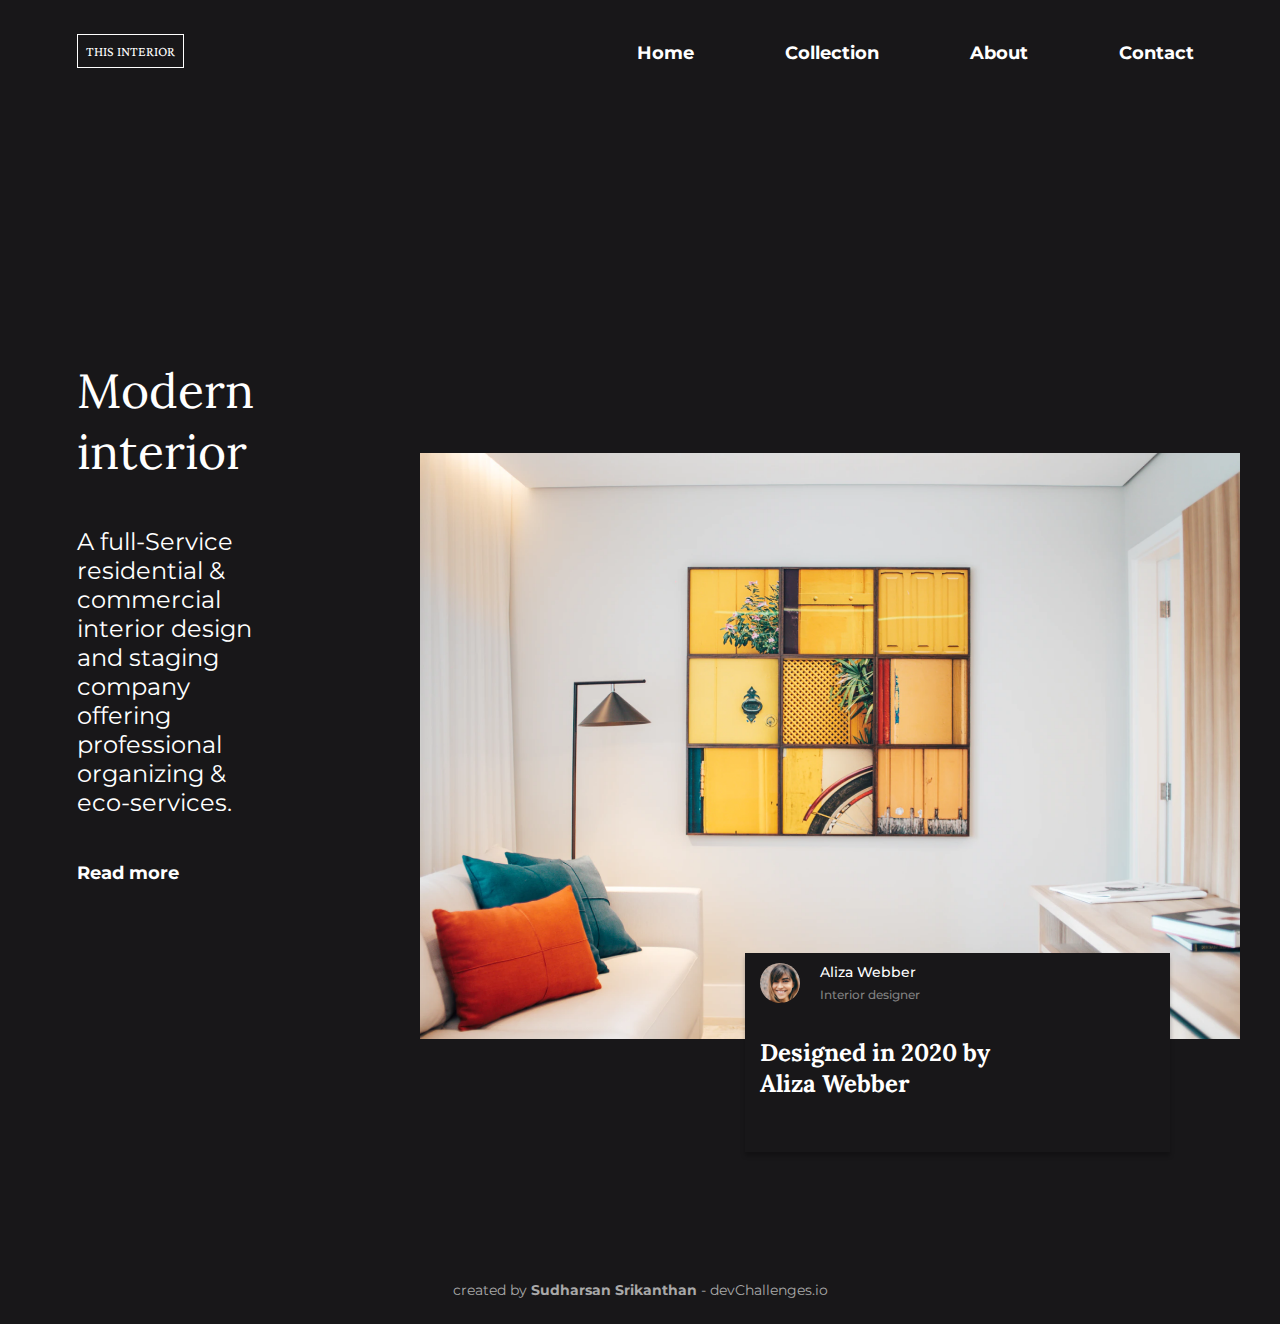
<file: src/html/index.html>
<!DOCTYPE html>
<html>
    <head>
        <title>Interior Consultant</title>
        <meta name="viewport" content="width=device-width, initial-scale=1">
        <link href="https://fonts.googleapis.com/css2?family=Crimson+Pro:wght@200&display=swap" rel="stylesheet">
        <link href="https://fonts.googleapis.com/css2?family=Montserrat:wght@400;700&display=swap" rel="stylesheet">
        <link href="https://fonts.googleapis.com/css2?family=Lora:wght@500;700&display=swap" rel="stylesheet">
        <link rel="stylesheet" href="https://fonts.googleapis.com/icon?family=Material+Icons">
        <link rel="stylesheet" href="../css/styles.css">
    </head>
    <body>
        
        <span class="title-text">THIS INTERIOR</span>
        <a href="../html/navigation.html">
        <span class="material-icons" id="menu">menu</span>
        </a>
        <span class="nav-bar">
            <span class="home">Home</span>
            <span class="collection">Collection</span>
            <span class="about">About</span>
            <span class="contact">Contact</span>
        </span>
        
        <div class="description-container">
            <div class="description-title">Modern interior</div>
            <div class="description-text">A full-Service residential & commercial interior design and staging company offering professional organizing & eco-services.</div>
            <div class="read-more">Read more<i class="material-icons">arrow_right_alt</i></div>
        </div>

        <img class="image-room" src="../photo1.png" alt="The design of the room">

        <div class="postcard">
            <img class="image-person" src="../photo2.png" alt="photo of aliza">
            <div class="postcard-title">
                <div class="name">Aliza Webber</div>
                <div class="role">Interior designer</div>
            </div>
            <div class="postcard-description">
                Designed in 2020 by Aliza Webber
            </div>
        </div>

        <br>

        <div class="footer">
            created by <b>Sudharsan Srikanthan</b> - devChallenges.io
        </div>

    </body>
</html>
</file>
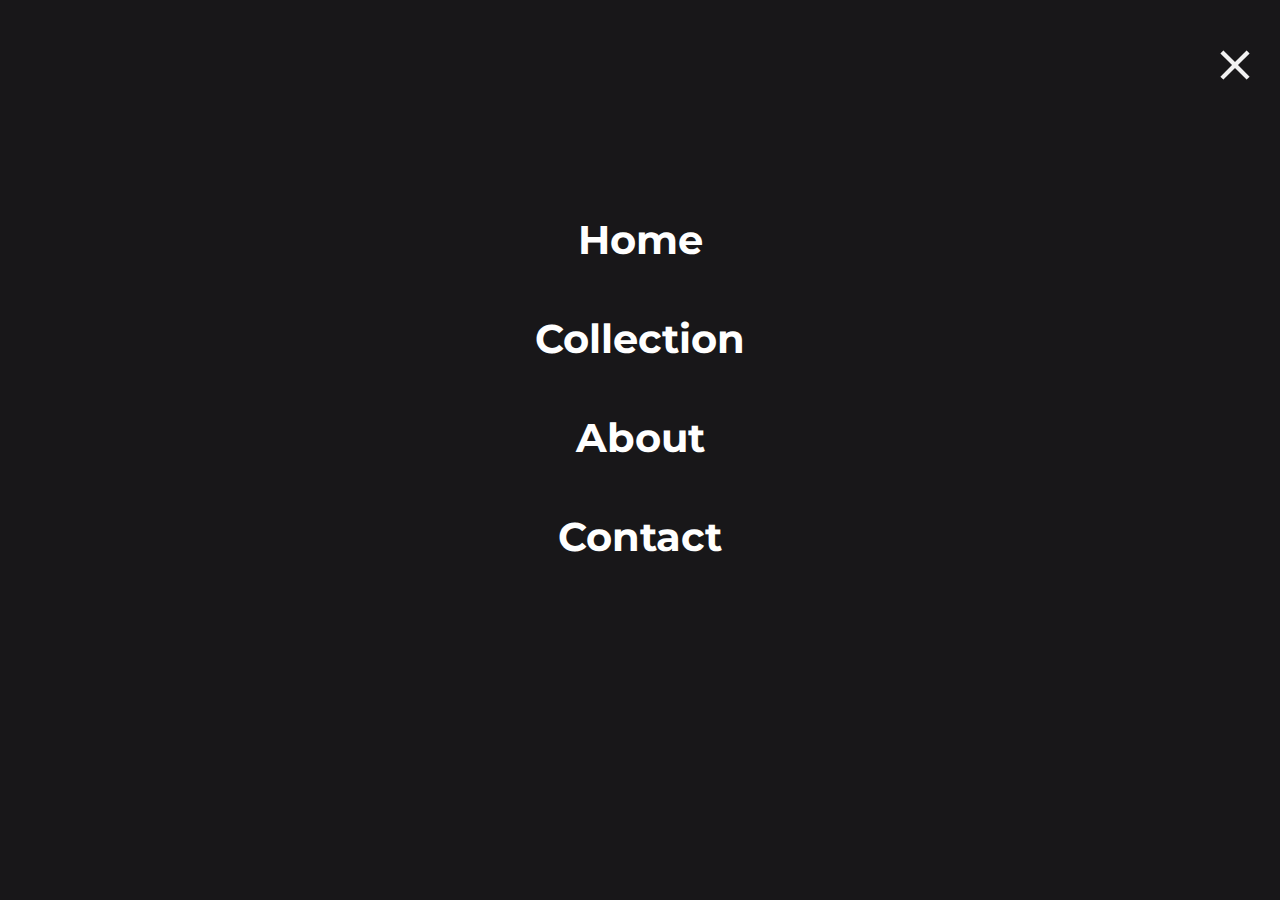
<file: src/html/navigation.html>
<!DOCTYPE html>
<html>
    <head>
        <title>Interior Consultant</title>
        <link rel="stylesheet" href="https://fonts.googleapis.com/icon?family=Material+Icons">
        <link href="https://fonts.googleapis.com/css2?family=Montserrat:wght@400;700&display=swap" rel="stylesheet">
        <link rel="stylesheet" href="../css/navigation_styles.css">
    </head>
    <body>
        <a href="../html/index.html">
            <div id="close-icon" class="material-icons">close</div>
        </a>
        <div class="nav-bar">
            <div class="home">Home</div>
            <div class="collection">Collection</div>
            <div class="about">About</div>
            <div class="contact">Contact</div>
        </div>
    </body>
</html>
</file>
<file: src/css/styles.css>
body {
    margin: 0px;
    margin-top: 42px;
    background: #181719;
    color: #FFFFFF;
}

.title-text {
    font-size: 14px;
    margin-left: 77px;
    margin-right: 648px;
    padding: 8px;
    border: 1px solid #FFFFFF;
    width: fit-content;
    font-family: 'Crimson Pro', serif;
}

#menu {
    display: none;
}

.nav-bar {
    float: right;
    font-size: 18px;
    font-family: 'Montserrat', sans-serif;
    font-weight: bolder;
}

.home, .collection, .about, .contact {
    margin-right: 86px;
}

.home:hover, .collection:hover, .about:hover, .contact:hover {
    border-bottom: 2px solid #FFFFFF;
    padding-bottom: 8px;
}

.description-container {
    margin-top: 300px;
    margin-left: 77px;
    margin-right: 1000px;
    display: flex;
    flex-direction: column;
    row-gap: 45px;
}

.description-title {
    font-family: 'Lora', serif;
    font-size: 48px;
}

.description-text {
    font-family: 'Montserrat', sans-serif;
    font-weight: 400px;
    font-size: 24px;
}

.read-more {
    font-family: 'Montserrat', sans-serif;
    font-weight: bolder;
    font-size: 18px;
}

.read-more > i {
    position: relative;
    top: 6px;
    left: 10px;
}

.image-room {
    width: 820px;
    height: 586px;
    float: right;
    margin-top: -460px;
    margin-right: 40px;
}

.postcard {
    background: #181719;
    height: 189px;
    width: 410px;
    margin-right: -750px;
    margin-top: 40px;
    float: right;
    box-shadow: 0px 4px 4px 0px #00000040;
    padding-left: 15px;
    padding-top: 10px;
}

.postcard-title {
    float: right;
    margin-right: 250px;
    font-family: 'Montserrat', sans-serif;
    font-weight: 500;
}

.image-person {
    width: 40px;
    height: 40px;
    border-radius: 50%;
}

.name {
    font-size: 14px;
}

.role {
    color: #828282;
    margin-top: 6px;
    font-size: 12px;
}

.postcard-description {
    font-family: 'Lora', serif;
    font-weight: 700;
    font-size: 24px;
    margin-top: 30px;
    width: 280px;
}

.footer {
    margin-top: 350px;
    margin-bottom: 25px;
    text-align: center;
    font-family: 'Montserrat', sans-serif;
    font-size: 14px;
    color: #A9A9A9;
}

@media (max-width:1500px) {
    
    .title-text {
        margin-right: 200px;
    }
}

@media (max-width:1100px) {
    
    .title-text {
        margin-right: 40px;
    }

    .home, .collection, .about, .contact {
        margin-right: 60px;
    }

    .description-container {
        margin-top: 150px;
        margin-right: 500px;
    }

    .image-room {
        width: 410px;
        height: 293px;
        margin-top: -300px;
    }

    .postcard {
        margin-right: 40px;
        margin-top: -20px;
    }
}

@media (max-width:800px) {
    
    body {
        margin-top: 20px;
    }

    .nav-bar {
        display: none;
    }

    .title-text {
        margin-left: 12px;
        margin-top: 20px;
    }

    #menu {
        display: block;
        float: right;
        margin-right: 13px;
        font-size: 28px;
        color: #F2F2F2;
    }

    .description-container {
        margin-top: 40px;
        margin-left: 12px;
        margin-right: 90px;
        display: flex;
        flex-direction: column;
        row-gap: 45px;
    }

    .description-title {
        font-size: 36px;
    }
    
    .description-text {
        font-size: 14px;
    }
    
    .read-more {
        font-size: 14px;
    }

    .image-room {
        width: 390px;
        height: 270px;
        float: none;
        margin-top: 25px;
        margin-left: 12px;
        margin-right: 13px;
    }

    .postcard {
        position: relative;
        height: 138px;
        width: 300px;
        margin-top: -50px;
        margin-left: 50px;
        float: none;
        padding-left: 10px;
        padding-top: 7px;
    }

    .image-person {
        width: 30px;
        height: 30px;
    }

    .postcard-title {
        float: right;
        margin-right: 175px;
    }
    
    .name {
        font-size: 12px;
    }
    
    .role {
        margin-top: 6px;
        font-size: 10px;
    }

    .postcard-description {
        font-size: 18px;
        margin-top: 20px;
        width: 200px;
    }

    .footer {
        margin-top: 60px;
    }
}
</file>
<file: src/css/navigation_styles.css>
body {
    margin: 0px;
    background: #181719;
    color: #FFFFFF;
}

#close-icon {
    float: right;
    margin-top: -175px;
    margin-right: 20px;
    color: #F2F2F2;
    font-size: 50px;
}

.nav-bar {
    display: flex;
    flex-direction: column;
    align-items: center;
    row-gap: 50px;
    font-family: 'Montserrat', sans-serif;
    font-weight: bolder;
    font-size: 40px;
    margin-top: 215px;
    margin-left: 100px;
    margin-right: 100px;
}

.home:hover, .collection:hover, .about:hover, .contact:hover {
    border-bottom: 5px solid #FFFFFF;
    padding-bottom: 8px;
}
</file>
